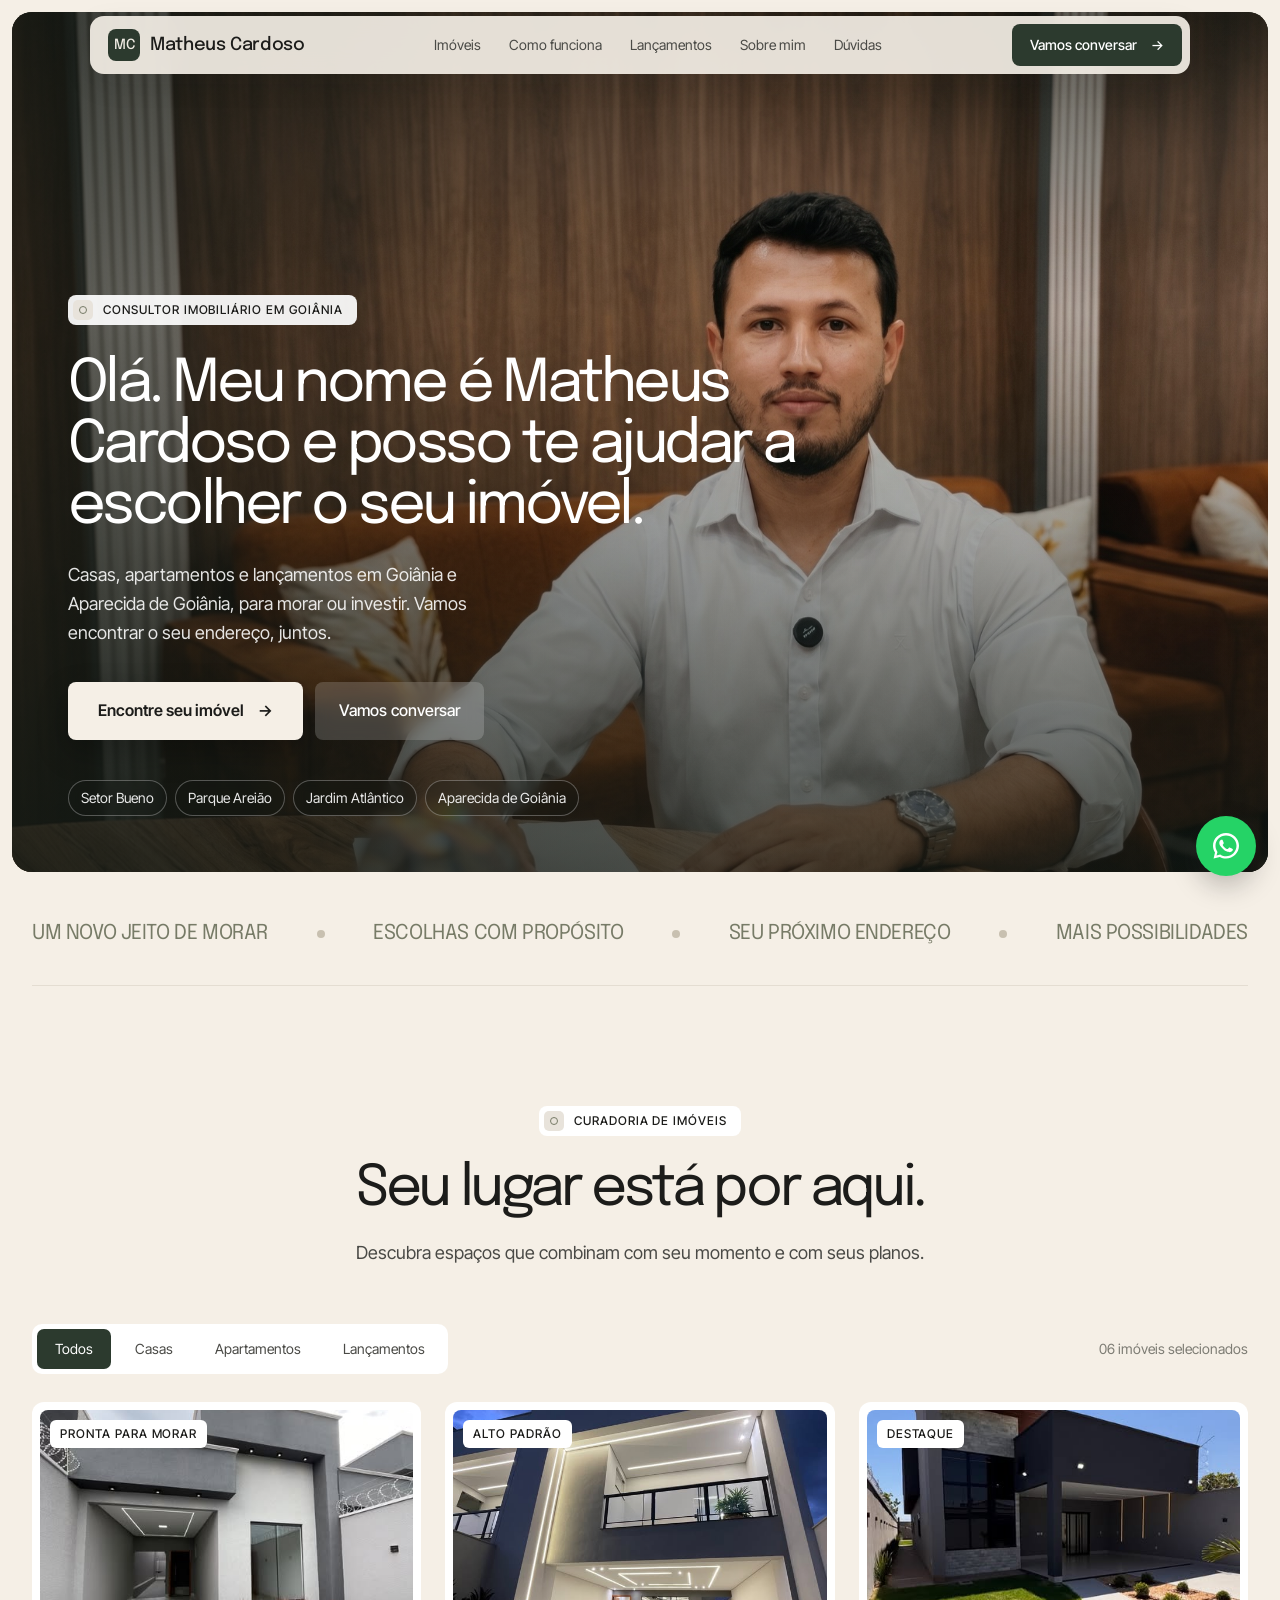
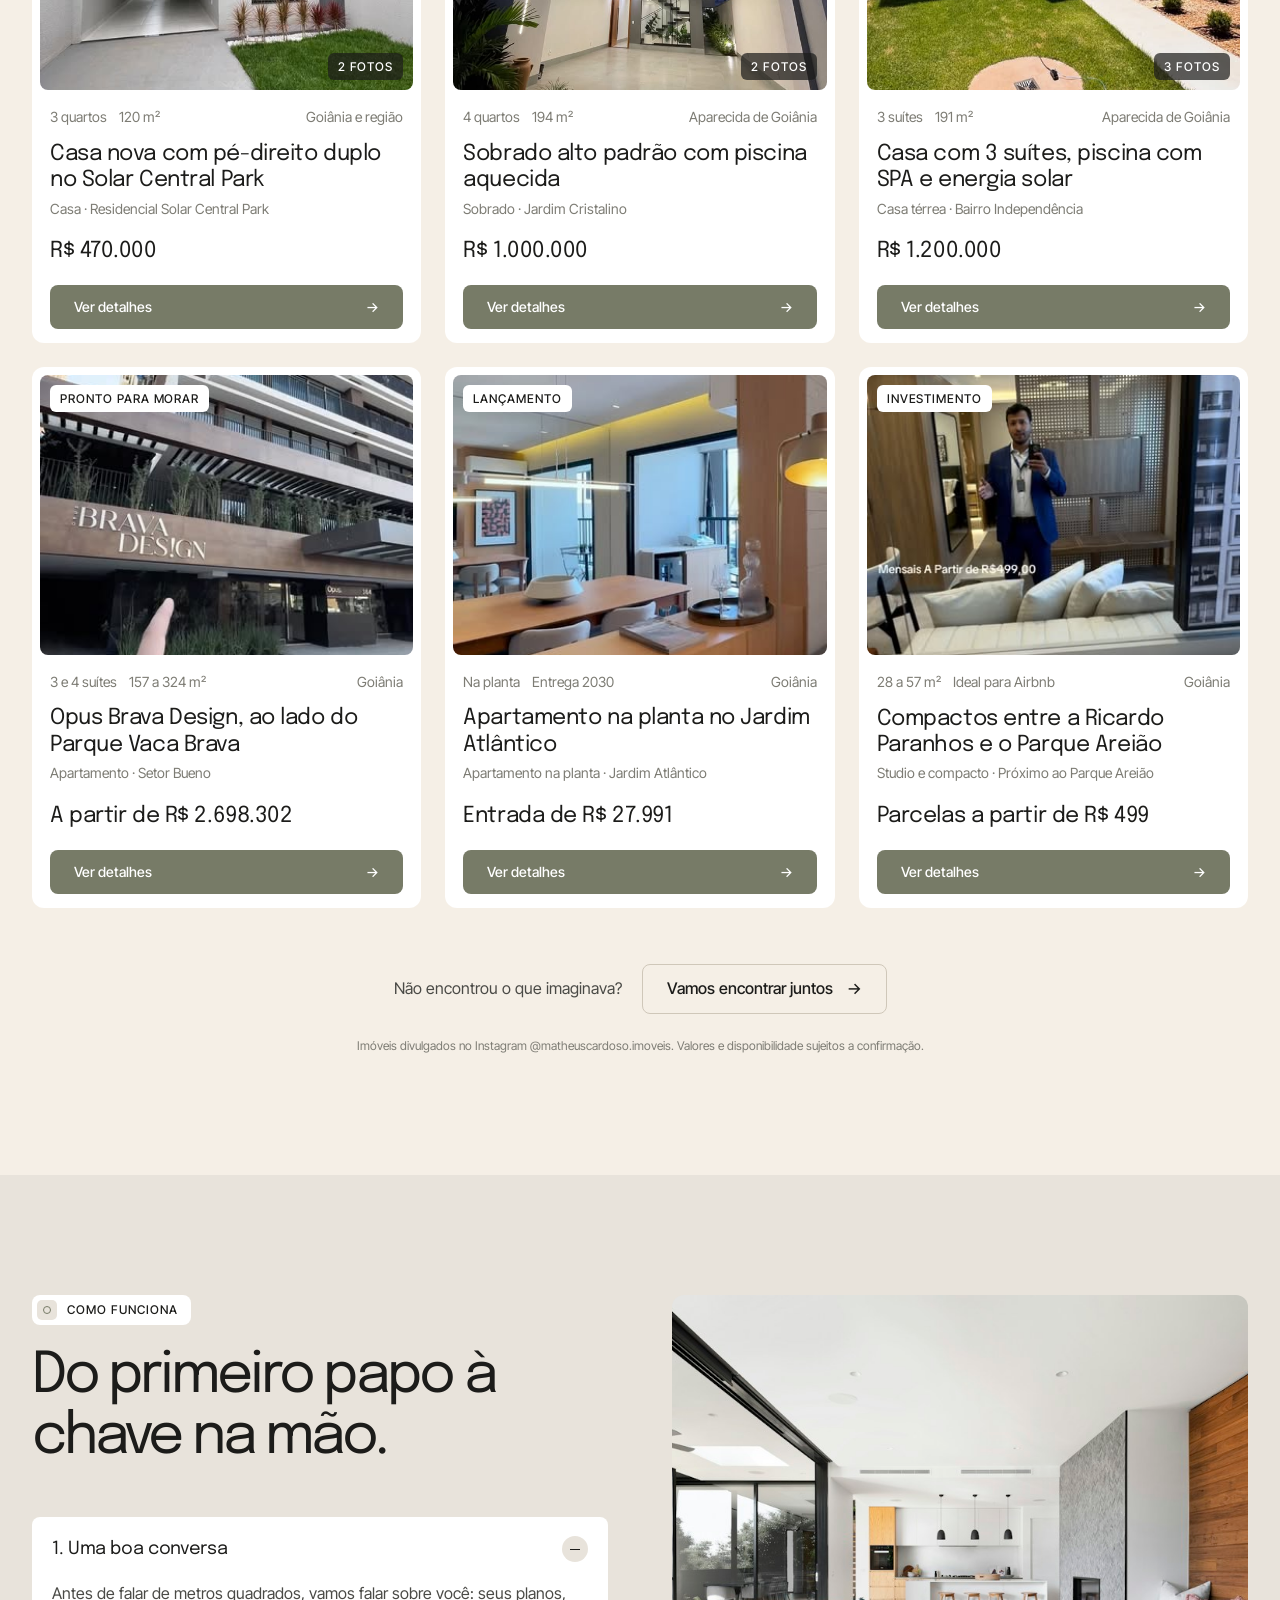
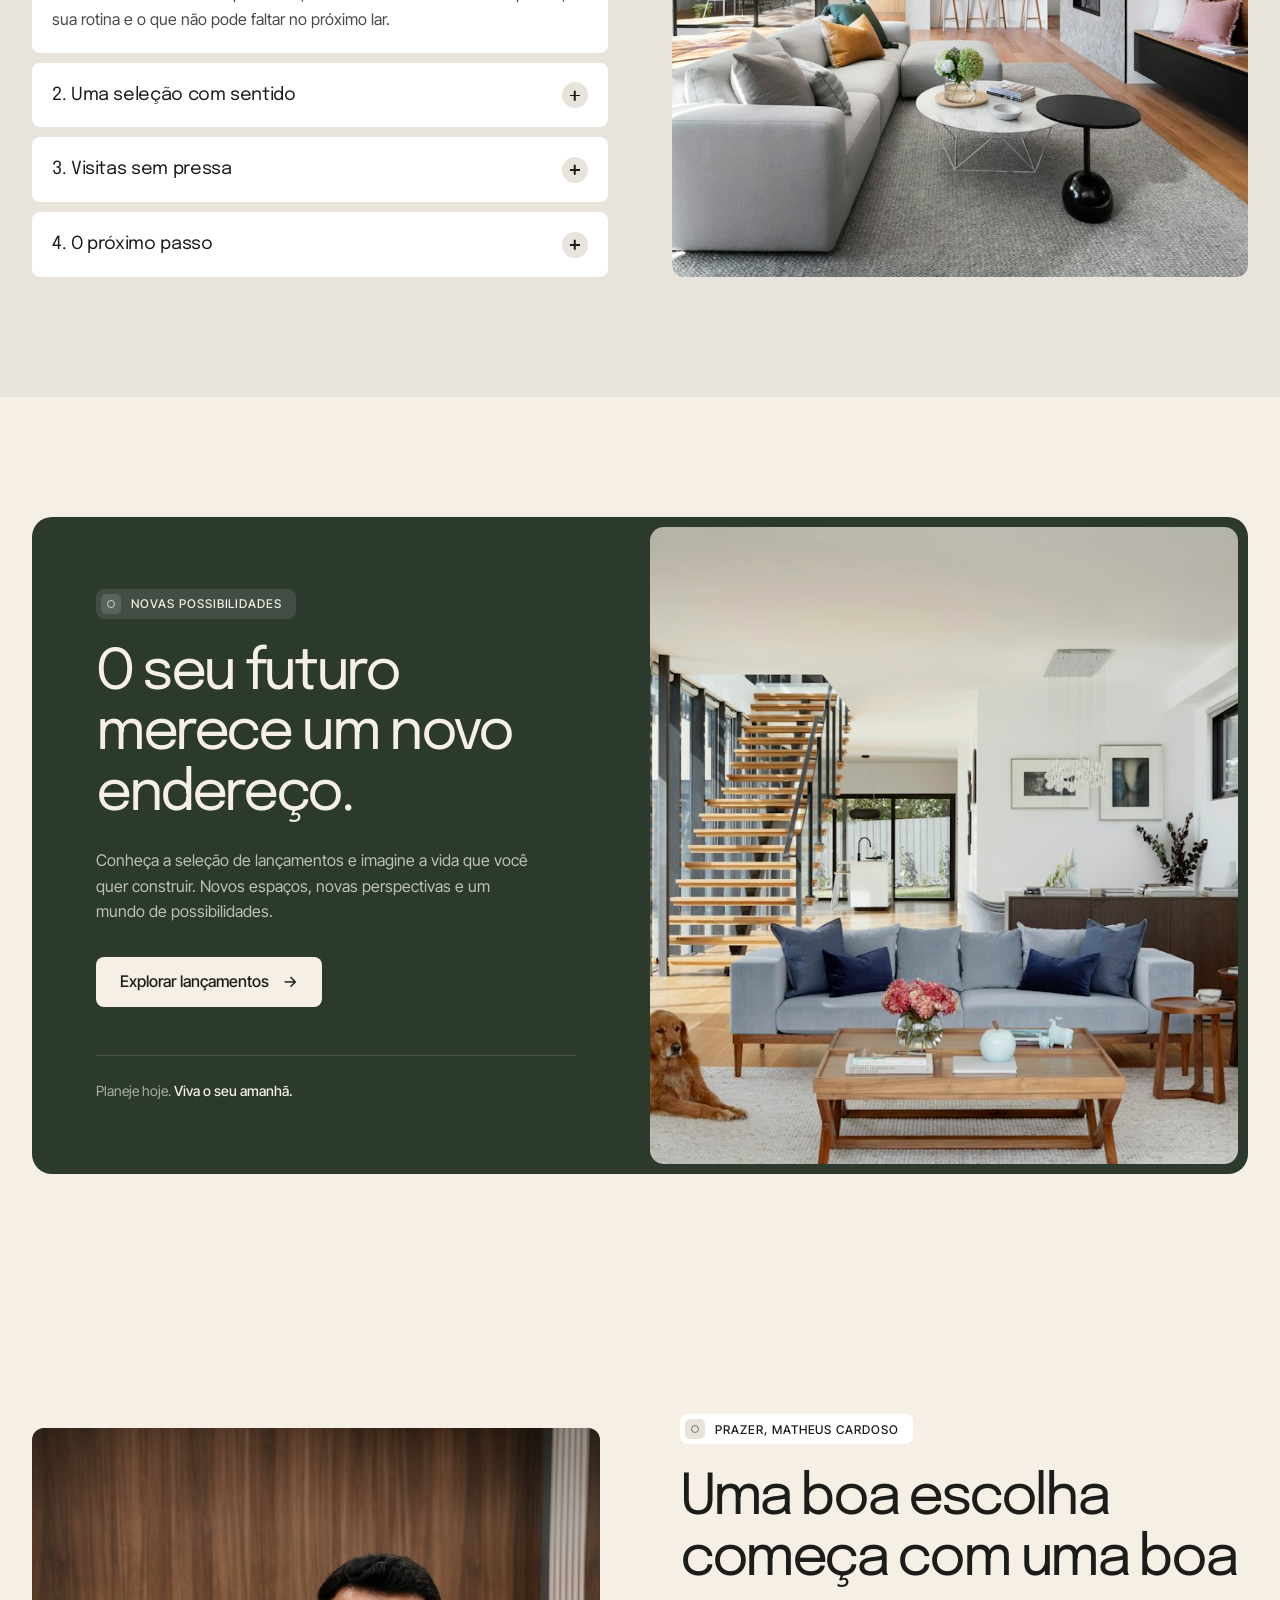
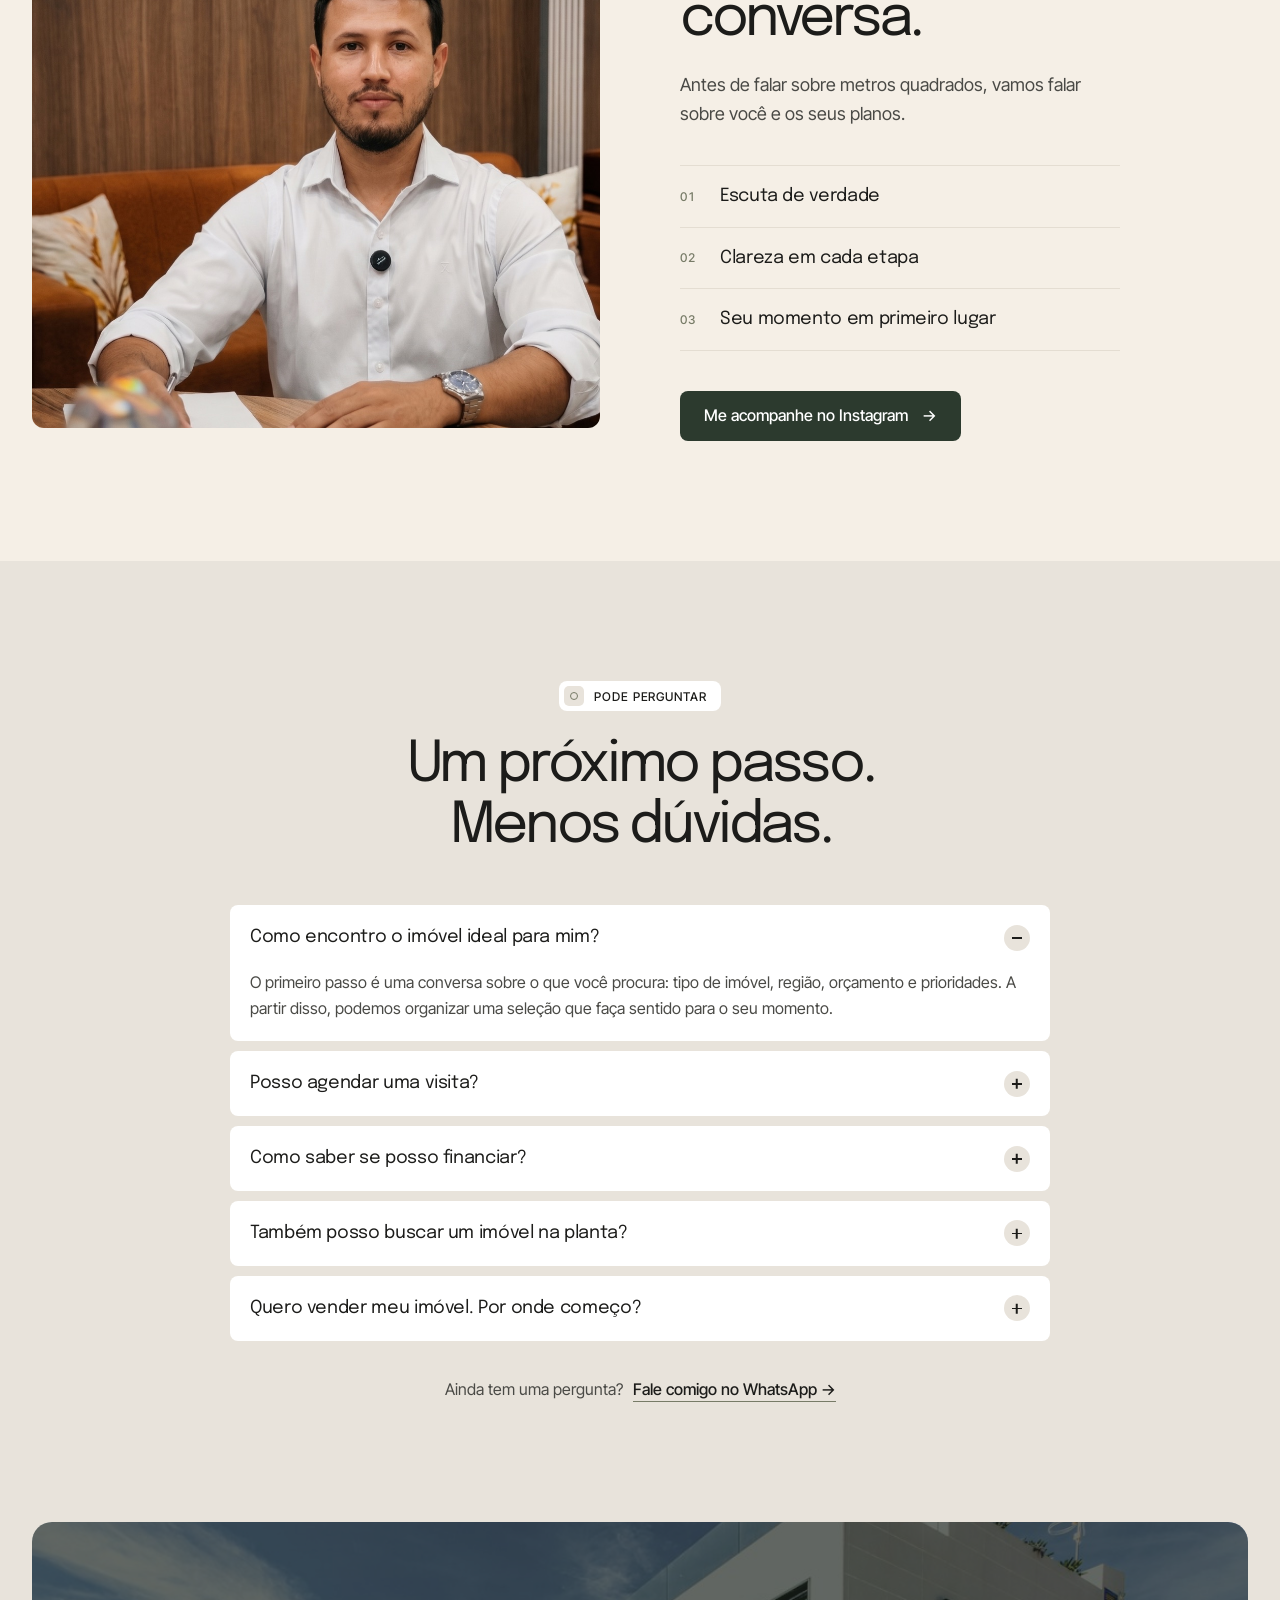
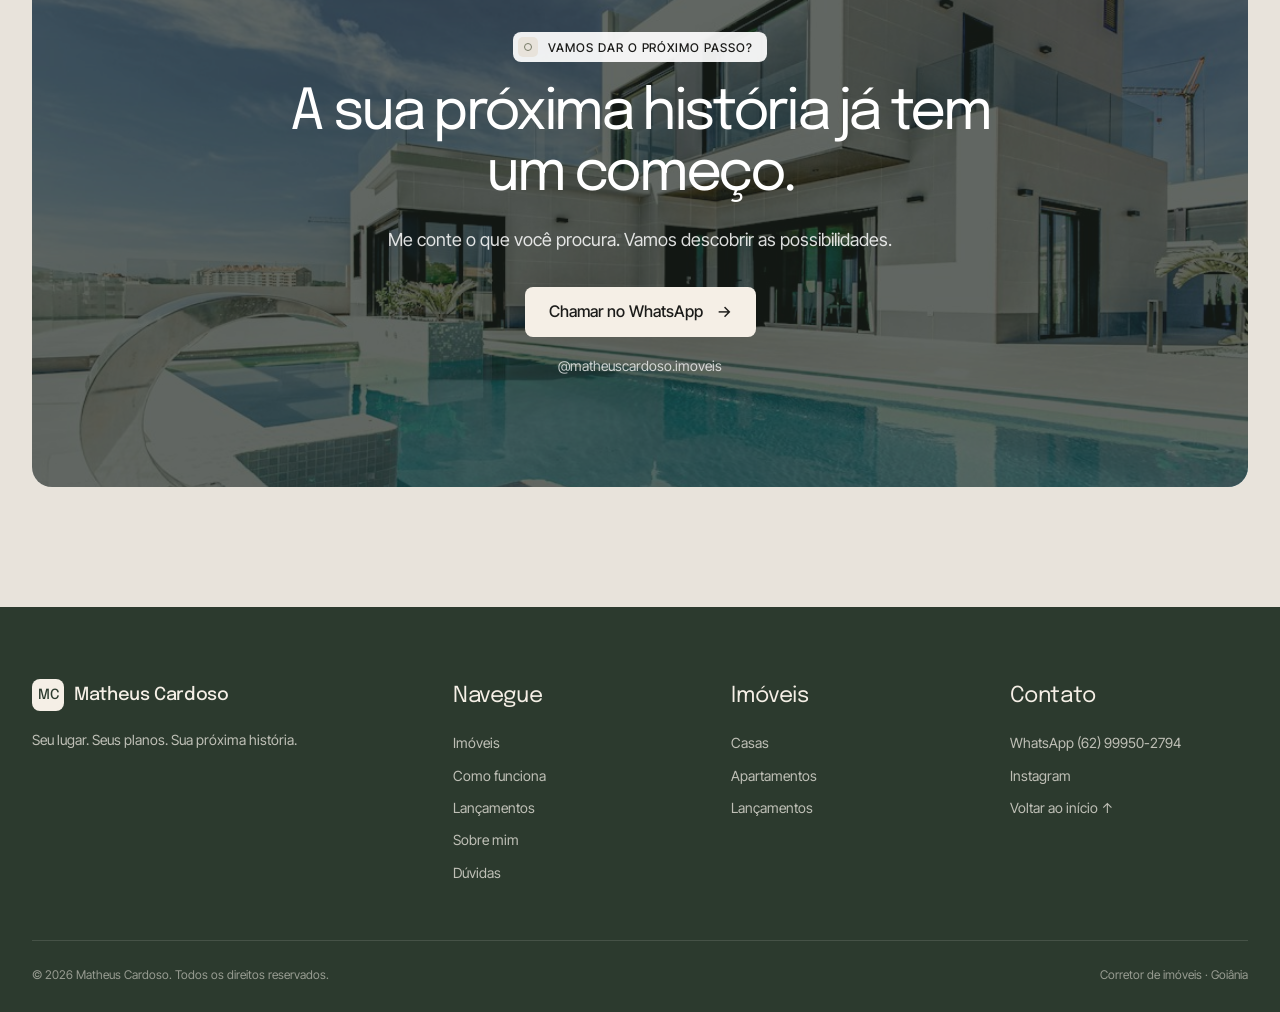
<file: index.html>
<!doctype html>
<html lang="pt-BR">
<head>
<meta charset="UTF-8"><meta name="viewport" content="width=device-width, initial-scale=1.0">
<meta name="description" content="Matheus Cardoso, corretor de imóveis em Goiânia. Casas, apartamentos e lançamentos em Goiânia e Aparecida de Goiânia para morar ou investir.">
<meta name="theme-color" content="#f5efe6"><title>Matheus Cardoso | Corretor de imóveis em Goiânia</title>
<link rel="preconnect" href="https://fonts.googleapis.com"><link rel="preconnect" href="https://fonts.gstatic.com" crossorigin>
<link href="https://fonts.googleapis.com/css2?family=Epilogue:wght@400;500&family=Inter+Tight:wght@400;500;600&display=swap" rel="stylesheet">
<link rel="stylesheet" href="styles.css?v=13"><script src="properties.js?v=13" defer></script><script src="app.js?v=13" defer></script>
</head>
<body>
<a class="skip" href="#imoveis">Ir para os imóveis</a>

<header class="header">
  <div class="nav-wrap">
    <a class="brand" href="#inicio" aria-label="Matheus Cardoso — início"><span class="monogram">MC</span><span class="brand-name">Matheus Cardoso</span></a>
    <nav id="navigation" aria-label="Menu principal"><a href="#imoveis">Imóveis</a><a href="#como-funciona">Como funciona</a><a href="#lancamentos">Lançamentos</a><a href="#sobre">Sobre mim</a><a href="#duvidas">Dúvidas</a><a class="nav-mobile-cta" href="#contato">Vamos conversar</a></nav>
    <a class="button button-small nav-contact" href="#contato">Vamos conversar <span aria-hidden="true">→</span></a>
    <button class="menu-toggle" aria-label="Abrir menu" aria-expanded="false" aria-controls="navigation"><span></span><span></span></button>
  </div>
</header>

<main>
<section class="hero" id="inicio">
  <div class="hero-frame">
    <img class="hero-image" src="assets/matheus-hero.jpg" alt="Matheus Cardoso, corretor de imóveis" fetchpriority="high">
    <div class="hero-shade"></div>
    <div class="hero-content">
      <span class="tag tag-light"><i></i>Consultor imobiliário em Goiânia</span>
      <h1>Olá. Meu nome é Matheus Cardoso e posso te ajudar a escolher o seu imóvel.</h1>
      <p>Casas, apartamentos e lançamentos em Goiânia e Aparecida de Goiânia, para morar ou investir. Vamos encontrar o seu endereço, juntos.</p>
      <div class="hero-actions"><a class="button button-hero" href="#imoveis">Encontre seu imóvel <span aria-hidden="true">→</span></a><a class="button button-ghost" href="#contato">Vamos conversar</a></div>
      <ul class="hero-regions" aria-label="Regiões atendidas"><li>Setor Bueno</li><li>Parque Areião</li><li>Jardim Atlântico</li><li>Aparecida de Goiânia</li></ul>
    </div>
  </div>
</section>

<div class="values" aria-label="Valores"><div class="container"><span>Um novo jeito de morar</span><i></i><span>Escolhas com propósito</span><i></i><span>Seu próximo endereço</span><i></i><span>Mais possibilidades</span></div></div>

<section class="section catalog" id="imoveis"><div class="container">
  <div class="section-head center"><span class="tag"><i></i>Curadoria de imóveis</span><h2>Seu lugar está por aqui.</h2><p>Descubra espaços que combinam com seu momento e com seus planos.</p></div>
  <div class="catalog-toolbar"><div class="filters" role="group" aria-label="Filtrar por tipo"><button class="active" data-filter="todos" aria-pressed="true">Todos</button><button data-filter="casa" aria-pressed="false">Casas</button><button data-filter="apartamento" aria-pressed="false">Apartamentos</button><button data-filter="lancamento" aria-pressed="false">Lançamentos</button></div><span class="catalog-count" aria-live="polite">06 imóveis selecionados</span></div>
  <div class="properties" id="property-grid"></div>
  <div class="catalog-bottom"><p>Não encontrou o que imaginava?</p><a href="#contato" class="button button-outline">Vamos encontrar juntos <span aria-hidden="true">→</span></a></div>
  <p class="demo-note">Imóveis divulgados no Instagram <a href="https://www.instagram.com/matheuscardoso.imoveis/" target="_blank" rel="noopener noreferrer">@matheuscardoso.imoveis</a>. Valores e disponibilidade sujeitos a confirmação.</p>
</div></section>

<section class="section steps" id="como-funciona"><div class="container steps-grid">
  <div class="steps-copy">
    <span class="tag"><i></i>Como funciona</span>
    <h2>Do primeiro papo à chave na mão.</h2>
    <div class="steps-list">
      <details open><summary>1. Uma boa conversa<span></span></summary><p>Antes de falar de metros quadrados, vamos falar sobre você: seus planos, sua rotina e o que não pode faltar no próximo lar.</p></details>
      <details><summary>2. Uma seleção com sentido<span></span></summary><p>Com base no que você procura, organizamos uma curadoria de imóveis alinhada ao seu momento e ao seu orçamento.</p></details>
      <details><summary>3. Visitas sem pressa<span></span></summary><p>Você conhece os imóveis com calma, tira dúvidas e compara as opções com clareza.</p></details>
      <details><summary>4. O próximo passo<span></span></summary><p>Quando a escolha estiver feita, seguimos juntos nas etapas de proposta, documentação e fechamento.</p></details>
    </div>
  </div>
  <div class="steps-photo"><img src="assets/casa-piscina.jpg" alt="Casa com área de lazer e piscina" loading="lazy"></div>
</div></section>

<section class="section launch" id="lancamentos"><div class="container"><div class="launch-box">
  <div class="launch-content"><span class="tag tag-dark"><i></i>Novas possibilidades</span><h2>O seu futuro merece um novo endereço.</h2><p>Conheça a seleção de lançamentos e imagine a vida que você quer construir. Novos espaços, novas perspectivas e um mundo de possibilidades.</p><button class="button button-light" id="see-launches">Explorar lançamentos <span aria-hidden="true">→</span></button><p class="launch-detail">Planeje hoje. <strong>Viva o seu amanhã.</strong></p></div>
  <div class="launch-photo"><img src="assets/lancamento.jpg" alt="Ambiente integrado com acabamentos naturais e design contemporâneo" loading="lazy"></div>
</div></div></section>

<section class="section about" id="sobre"><div class="container about-grid">
  <div class="about-photo"><img src="assets/matheus-hero.jpg" alt="Matheus Cardoso, consultor imobiliário em Goiânia" loading="lazy"></div>
  <div class="about-copy">
    <span class="tag"><i></i>Prazer, Matheus Cardoso</span>
    <h2>Uma boa escolha começa com uma boa conversa.</h2>
    <p>Antes de falar sobre metros quadrados, vamos falar sobre você e os seus planos.</p>
    <ol class="principles">
      <li><span>01</span>Escuta de verdade</li>
      <li><span>02</span>Clareza em cada etapa</li>
      <li><span>03</span>Seu momento em primeiro lugar</li>
    </ol>
    <a class="button" href="https://www.instagram.com/matheuscardoso.imoveis/" target="_blank" rel="noopener noreferrer">Me acompanhe no Instagram <span aria-hidden="true">→</span></a>
  </div>
</div></section>

<section class="section faq" id="duvidas"><div class="container faq-wrap">
  <div class="section-head center"><span class="tag"><i></i>Pode perguntar</span><h2>Um próximo passo.<br>Menos dúvidas.</h2></div>
  <div class="faq-list">
    <details open><summary>Como encontro o imóvel ideal para mim?<span></span></summary><p>O primeiro passo é uma conversa sobre o que você procura: tipo de imóvel, região, orçamento e prioridades. A partir disso, podemos organizar uma seleção que faça sentido para o seu momento.</p></details>
    <details><summary>Posso agendar uma visita?<span></span></summary><p>Sim. Escolha um imóvel no catálogo e use o botão de contato para conversar com Matheus sobre a disponibilidade e combinar uma visita.</p></details>
    <details><summary>Como saber se posso financiar?<span></span></summary><p>As condições dependem da análise da instituição financeira, da sua renda e do imóvel escolhido. Converse com Matheus para entender os próximos passos e os documentos necessários para uma simulação.</p></details>
    <details><summary>Também posso buscar um imóvel na planta?<span></span></summary><p>Sim. A seção de lançamentos apresenta esse tipo de oportunidade. Disponibilidade, prazo de entrega e condições precisam ser confirmados diretamente no atendimento.</p></details>
    <details><summary>Quero vender meu imóvel. Por onde começo?<span></span></summary><p>Entre em contato com Matheus e apresente as informações do imóvel. Assim, vocês podem conversar sobre a avaliação, a documentação e as possibilidades de divulgação.</p></details>
  </div>
  <p class="faq-more">Ainda tem uma pergunta? <a href="https://wa.me/5562999502794?text=Ol%C3%A1%2C%20Matheus!%20Tenho%20uma%20d%C3%BAvida%20sobre%20im%C3%B3veis." target="_blank" rel="noopener noreferrer">Fale comigo no WhatsApp →</a></p>
</div></section>

<section class="contact" id="contato"><div class="container"><div class="contact-box">
  <img src="assets/casa-contemporanea.jpg" alt="" loading="lazy"><div class="contact-shade"></div>
  <div class="contact-inner"><span class="tag tag-light"><i></i>Vamos dar o próximo passo?</span><h2>A sua próxima história já tem um começo.</h2><p>Me conte o que você procura. Vamos descobrir as possibilidades.</p><a class="button button-light" href="https://wa.me/5562999502794?text=Ol%C3%A1%2C%20Matheus!%20Vim%20pelo%20site%20e%20gostaria%20de%20ajuda%20para%20encontrar%20um%20im%C3%B3vel." target="_blank" rel="noopener noreferrer">Chamar no WhatsApp <span aria-hidden="true">→</span></a><a class="instagram-handle" href="https://www.instagram.com/matheuscardoso.imoveis/" target="_blank" rel="noopener noreferrer">@matheuscardoso.imoveis</a></div>
</div></div></section>
</main>

<footer><div class="container">
  <div class="footer-main">
    <div class="footer-brand"><a class="brand" href="#inicio"><span class="monogram">MC</span><span class="brand-name">Matheus Cardoso</span></a><p>Seu lugar. Seus planos. Sua próxima história.</p></div>
    <div class="footer-col"><h4>Navegue</h4><a href="#imoveis">Imóveis</a><a href="#como-funciona">Como funciona</a><a href="#lancamentos">Lançamentos</a><a href="#sobre">Sobre mim</a><a href="#duvidas">Dúvidas</a></div>
    <div class="footer-col"><h4>Imóveis</h4><a href="#imoveis">Casas</a><a href="#imoveis">Apartamentos</a><a href="#lancamentos">Lançamentos</a></div>
    <div class="footer-col"><h4>Contato</h4><a href="https://wa.me/5562999502794?text=Ol%C3%A1%2C%20Matheus!%20Vim%20pelo%20site%20e%20gostaria%20de%20ajuda%20para%20encontrar%20um%20im%C3%B3vel." target="_blank" rel="noopener noreferrer">WhatsApp (62) 99950-2794</a><a href="https://www.instagram.com/matheuscardoso.imoveis/" target="_blank" rel="noopener noreferrer">Instagram</a><a href="#inicio">Voltar ao início ↑</a></div>
  </div>
  <div class="footer-bottom"><span>© <span id="year">2026</span> Matheus Cardoso. Todos os direitos reservados.</span><span>Corretor de imóveis · Goiânia</span></div>
</div></footer>

</body></html>
</file>
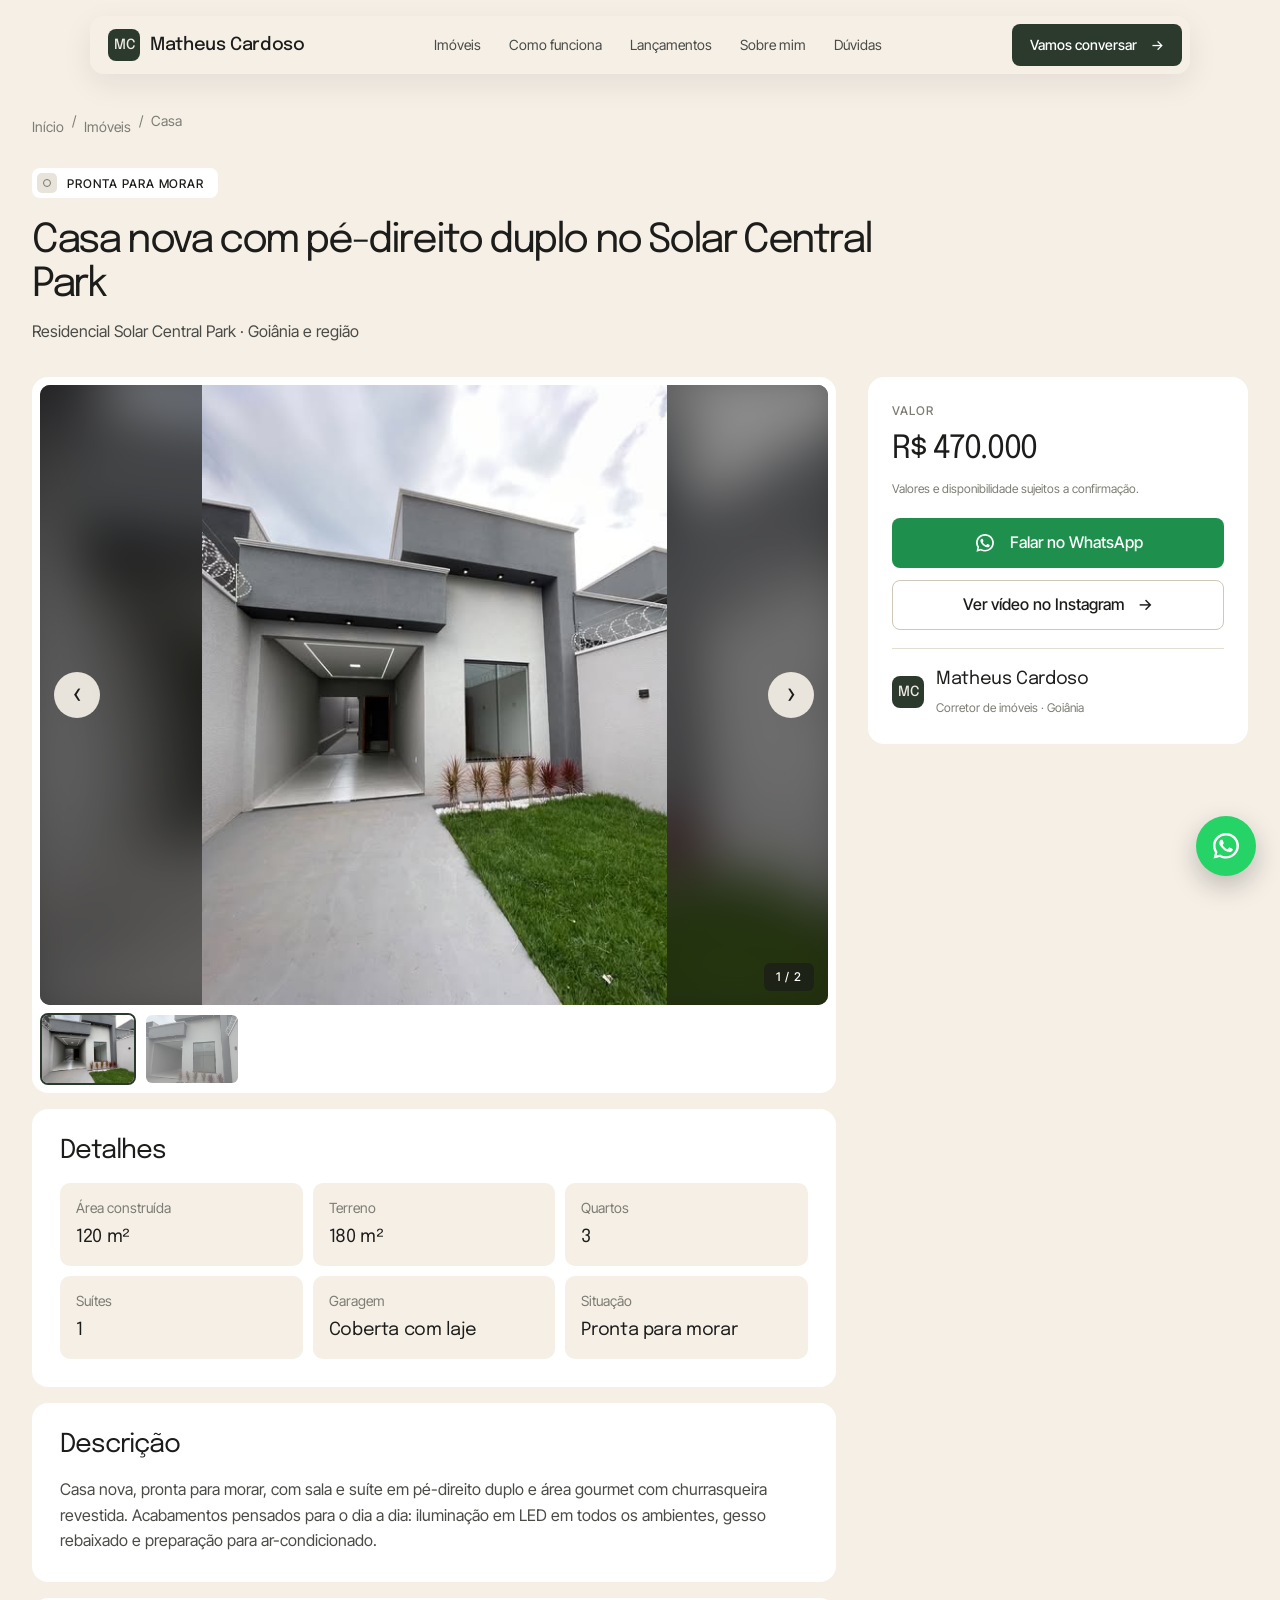
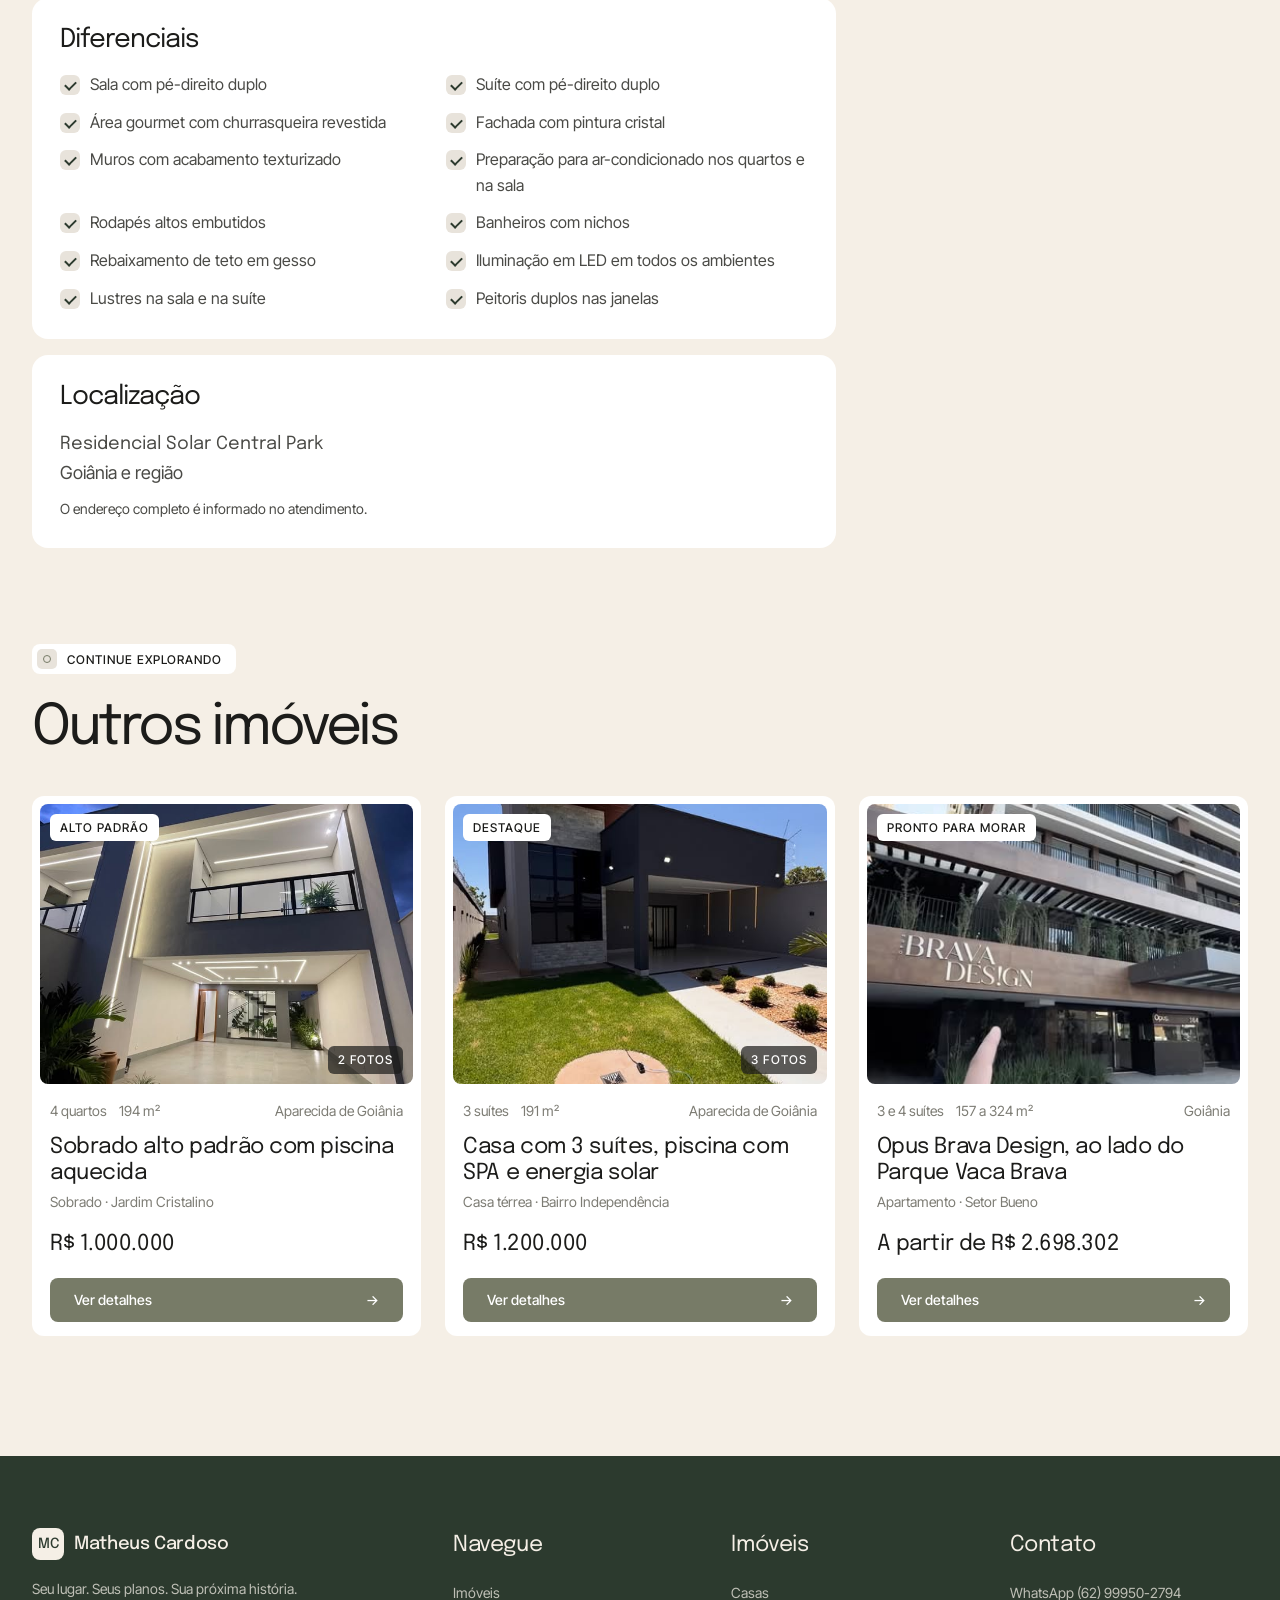
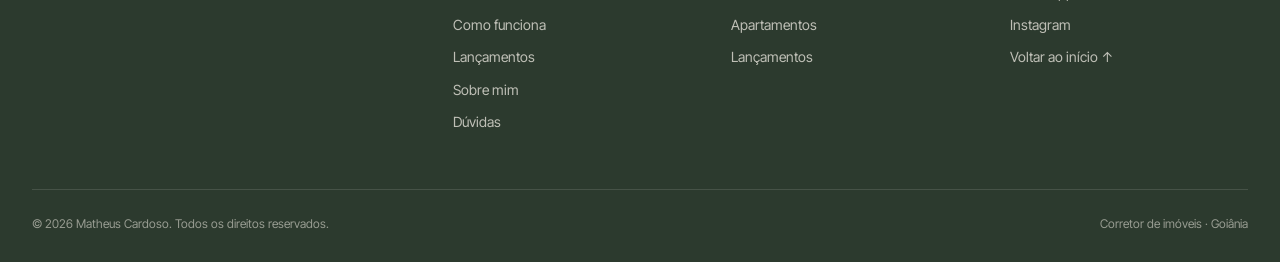
<file: imovel.html>
<!doctype html>
<html lang="pt-BR">
<head>
<meta charset="UTF-8"><meta name="viewport" content="width=device-width, initial-scale=1.0">
<meta name="description" content="Matheus Cardoso — encontre um lugar para viver a sua próxima história. Conheça imóveis e converse sobre o seu próximo passo.">
<meta name="theme-color" content="#f5efe6"><title>Imóvel | Matheus Cardoso</title>
<link rel="preconnect" href="https://fonts.googleapis.com"><link rel="preconnect" href="https://fonts.gstatic.com" crossorigin>
<link href="https://fonts.googleapis.com/css2?family=Epilogue:wght@400;500&family=Inter+Tight:wght@400;500;600&display=swap" rel="stylesheet">
<link rel="stylesheet" href="styles.css?v=13"><script src="properties.js?v=13" defer></script><script src="app.js?v=13" defer></script>
</head>
<body>
<a class="skip" href="#property-page">Ir para o imóvel</a>

<header class="header">
  <div class="nav-wrap">
    <a class="brand" href="index.html#inicio" aria-label="Matheus Cardoso — início"><span class="monogram">MC</span><span class="brand-name">Matheus Cardoso</span></a>
    <nav id="navigation" aria-label="Menu principal"><a href="index.html#imoveis">Imóveis</a><a href="index.html#como-funciona">Como funciona</a><a href="index.html#lancamentos">Lançamentos</a><a href="index.html#sobre">Sobre mim</a><a href="index.html#duvidas">Dúvidas</a><a class="nav-mobile-cta" href="index.html#contato">Vamos conversar</a></nav>
    <a class="button button-small nav-contact" href="index.html#contato">Vamos conversar <span aria-hidden="true">→</span></a>
    <button class="menu-toggle" aria-label="Abrir menu" aria-expanded="false" aria-controls="navigation"><span></span><span></span></button>
  </div>
</header>

<main class="detail-page">
<div class="container" id="property-page"></div>
<section class="section related"><div class="container">
  <div class="section-head"><span class="tag"><i></i>Continue explorando</span><h2>Outros imóveis</h2></div>
  <div class="properties" id="related-grid"></div>
</div></section>
</main>
<a class="mobile-contact-bar" id="mobile-wa" href="#" target="_blank" rel="noopener noreferrer">Falar no WhatsApp sobre este imóvel</a>
<footer><div class="container">
  <div class="footer-main">
    <div class="footer-brand"><a class="brand" href="index.html#inicio"><span class="monogram">MC</span><span class="brand-name">Matheus Cardoso</span></a><p>Seu lugar. Seus planos. Sua próxima história.</p></div>
    <div class="footer-col"><h4>Navegue</h4><a href="index.html#imoveis">Imóveis</a><a href="index.html#como-funciona">Como funciona</a><a href="index.html#lancamentos">Lançamentos</a><a href="index.html#sobre">Sobre mim</a><a href="index.html#duvidas">Dúvidas</a></div>
    <div class="footer-col"><h4>Imóveis</h4><a href="index.html#imoveis">Casas</a><a href="index.html#imoveis">Apartamentos</a><a href="index.html#lancamentos">Lançamentos</a></div>
    <div class="footer-col"><h4>Contato</h4><a href="https://wa.me/5562999502794?text=Ol%C3%A1%2C%20Matheus!%20Vim%20pelo%20site%20e%20gostaria%20de%20ajuda%20para%20encontrar%20um%20im%C3%B3vel." target="_blank" rel="noopener noreferrer">WhatsApp (62) 99950-2794</a><a href="https://www.instagram.com/matheuscardoso.imoveis/" target="_blank" rel="noopener noreferrer">Instagram</a><a href="index.html#inicio">Voltar ao início ↑</a></div>
  </div>
  <div class="footer-bottom"><span>© <span id="year">2026</span> Matheus Cardoso. Todos os direitos reservados.</span><span>Corretor de imóveis · Goiânia</span></div>
</div></footer>

</body></html>
</file>
<file: styles.css>
:root{
  --bg:#f5efe6;--bg-alt:#e8e3db;--white:#fff;
  --ink:#1c1c1a;--text:#4a4a46;--muted:#7d7c74;--line:#e4ddd2;
  --green:#2c3a2e;--green-deep:#223024;--olive:#777b67;--olive-dark:#5f6352;
  --radius:12px;--radius-sm:8px;
  --display:'Epilogue',Arial,sans-serif;
  /* Escala tipográfica: títulos em Epilogue, texto e interface em Inter Tight */
  --d1:clamp(40px,4.6vw,70px);--d2:clamp(36px,4.4vw,62px);--d3:clamp(30px,3.2vw,40px);--d4:32px;--d5:26px;--d6:22px;--d7:18px;
  --t-lg:18px;--t-md:16px;--t-sm:14px;--t-xs:12px;
  --track-xl:-.06em;--track-md:-.04em;--track-sm:-.02em;--sans:'Inter Tight',Arial,sans-serif;
}
*{box-sizing:border-box}
html{scroll-behavior:smooth;scroll-padding-top:110px}
body{margin:0;background:var(--bg);font-family:var(--sans);color:var(--ink);font-size:var(--t-md);line-height:1.6;-webkit-font-smoothing:antialiased}
body.dialog-open{overflow:hidden}
a{color:inherit;text-decoration:none}
button{font:inherit;color:inherit;cursor:pointer}
img{display:block;width:100%;object-fit:cover}
h1,h2,h3,h4,p{margin:0}
h1,h2,h3,h4{font-family:var(--display);font-weight:400;color:var(--ink)}
h2{font-size:var(--d2);line-height:1.08;letter-spacing:var(--track-xl);margin-top:22px}
a:focus-visible,button:focus-visible,summary:focus-visible{outline:2px solid var(--olive);outline-offset:4px;border-radius:4px}
.container{width:min(1280px,calc(100% - 64px));margin:0 auto}
.section{padding:120px 0}
.skip{position:fixed;left:10px;top:-100px;background:#fff;padding:12px;z-index:100}.skip:focus{top:10px}

/* Etiqueta em pílula */
.tag{display:inline-flex;align-items:center;gap:10px;background:var(--white);border-radius:var(--radius-sm);padding:5px 14px 5px 5px;font-size:var(--t-xs);font-weight:500;letter-spacing:.08em;text-transform:uppercase;color:var(--ink);line-height:1.6}
.tag i{width:20px;height:20px;border-radius:5px;background:var(--bg-alt);position:relative}
.tag i:after{content:'';position:absolute;inset:6px;border-radius:50%;border:1.5px solid var(--olive)}
.tag-light{background:rgba(255,255,255,.92)}
.tag-dark{background:rgba(255,255,255,.1);color:#f0ece4}.tag-dark i{background:rgba(255,255,255,.12)}.tag-dark i:after{border-color:#d9d4c6}

/* Etiquetas pequenas: mesmo estilo em todo o site */
.property-tag,.photo-count,.gallery-count,.contact-card-label,.detail-price-mobile span{font-size:var(--t-xs);font-weight:500;letter-spacing:.08em;text-transform:uppercase;line-height:1.6}

/* Botões */
.button{display:inline-flex;align-items:center;gap:14px;min-height:50px;padding:0 24px;border-radius:var(--radius-sm);border:0;background:var(--green);color:#fff;font-family:var(--sans);font-size:var(--t-md);font-weight:500;transition:background .25s,transform .25s}
.button span{transition:transform .25s}
.button:hover{background:var(--olive-dark)}.button:hover span{transform:translateX(4px)}
.button-small{min-height:42px;padding:0 18px;font-size:var(--t-sm)}
.button-light{background:var(--bg);color:var(--ink)}.button-light:hover{background:#fff}
.button-ghost{background:rgba(255,255,255,.18);color:#fff;backdrop-filter:blur(8px)}.button-ghost:hover{background:rgba(255,255,255,.3)}
.button-outline{background:transparent;color:var(--ink);border:1px solid #cfc7b9}.button-outline:hover{background:var(--white)}

/* Cabeçalho flutuante */
.header{position:fixed;top:16px;left:0;right:0;z-index:30;pointer-events:none}
.nav-wrap{pointer-events:auto;width:min(1100px,calc(100% - 32px));margin:0 auto;background:rgba(245,239,230,.92);backdrop-filter:blur(14px);border-radius:14px;box-shadow:0 10px 30px rgba(28,28,26,.08);display:flex;align-items:center;justify-content:space-between;gap:24px;padding:8px 8px 8px 18px;min-height:58px}
.brand{display:flex;align-items:center;gap:10px;flex-shrink:0}
.monogram{width:32px;height:32px;border-radius:8px;background:var(--green);color:#f0ece4;display:grid;place-items:center;font-family:var(--display);font-size:14px;font-weight:500;letter-spacing:0}
.brand-name{font-family:var(--display);font-size:var(--d7);font-weight:500;letter-spacing:var(--track-sm)}
nav{display:flex;gap:28px;font-size:var(--t-sm);color:var(--text)}
nav a{padding:6px 0;transition:color .2s}nav a:hover{color:var(--ink)}
.nav-mobile-cta{display:none}
.menu-toggle{display:none;width:42px;height:42px;border:0;border-radius:var(--radius-sm);background:var(--white);position:relative}
.menu-toggle span{position:absolute;left:12px;right:12px;height:1.5px;background:var(--ink);transition:transform .25s,top .25s}
.menu-toggle span:first-child{top:17px}.menu-toggle span:last-child{top:24px}
.menu-toggle[aria-expanded=true] span:first-child{top:20px;transform:rotate(45deg)}
.menu-toggle[aria-expanded=true] span:last-child{top:20px;transform:rotate(-45deg)}

/* Hero */
.hero{padding:12px}
.hero-frame{position:relative;height:min(860px,calc(100vh - 24px));min-height:640px;border-radius:20px;overflow:hidden;color:#fff;background:var(--green);display:flex;flex-direction:column;justify-content:flex-end}
.hero-image{position:absolute;inset:0;height:100%;object-position:62% 35%}
.hero-shade{position:absolute;inset:0;background:linear-gradient(90deg,rgba(20,26,21,.55) 0%,rgba(20,26,21,.1) 60%),linear-gradient(180deg,rgba(20,26,21,.35) 0%,rgba(20,26,21,0) 35%,rgba(20,26,21,.7) 100%)}
.hero-content{position:relative;padding:0 56px 56px;max-width:880px}
.button-hero{background:var(--bg);color:var(--ink);min-height:58px;padding:0 30px;font-weight:600;box-shadow:0 12px 30px rgba(0,0,0,.25)}
.button-hero:hover{background:#fff}
.hero h1{color:#fff;font-size:var(--d1);line-height:1.04;letter-spacing:var(--track-xl);margin-top:26px;max-width:740px}
.hero-content>p{font-size:var(--t-lg);color:rgba(255,255,255,.88);max-width:460px;margin-top:24px}
.hero-actions{display:flex;flex-wrap:wrap;gap:12px;margin-top:34px}
.hero-regions{list-style:none;margin:40px 0 0;padding:0;display:flex;flex-wrap:wrap;gap:8px}
.hero-regions li{font-size:var(--t-sm);color:rgba(255,255,255,.9);padding:6px 12px;border-radius:999px;border:1px solid rgba(255,255,255,.28);background:rgba(20,26,21,.25);backdrop-filter:blur(6px)}

/* Faixa de valores */
.values .container{display:flex;justify-content:space-between;align-items:center;gap:20px;padding:34px 0;border-bottom:1px solid var(--line)}
.values span{font-family:var(--display);font-size:clamp(16px,1.6vw,22px);letter-spacing:var(--track-sm);text-transform:uppercase;color:var(--olive);white-space:nowrap}
.values i{width:8px;height:8px;border-radius:50%;background:#c8c0b0;flex-shrink:0}

/* Cabeçalho de seção */
.section-head{max-width:720px}
.section-head.center{margin:0 auto;text-align:center}
.section-head p{color:var(--text);margin-top:18px;font-size:var(--t-lg)}

/* Catálogo */
.catalog-toolbar{display:flex;justify-content:space-between;align-items:center;gap:20px;margin:56px 0 28px}
.filters{display:flex;gap:6px;flex-wrap:wrap;background:var(--white);padding:5px;border-radius:10px}
.filters button{border:0;background:transparent;padding:9px 18px;border-radius:7px;font-size:var(--t-sm);color:var(--text);transition:background .2s,color .2s}
.filters button.active{background:var(--green);color:#fff}
.filters button:hover:not(.active){background:var(--bg)}
.catalog-count{font-size:var(--t-sm);color:var(--muted)}
.properties{display:grid;grid-template-columns:repeat(3,1fr);gap:24px}
.property-card{background:var(--white);border-radius:var(--radius);padding:8px;display:flex;flex-direction:column;min-width:0}
.property-image{position:relative;display:block;width:100%;aspect-ratio:4/3;padding:0;border:0;border-radius:var(--radius-sm);overflow:hidden;background:var(--bg-alt)}
.property-image img{height:100%;transition:transform .7s}
.property-card:hover .property-image img{transform:scale(1.04)}
.property-tag{position:absolute;left:10px;top:10px;padding:4px 10px;border-radius:6px;background:var(--white);color:var(--ink)}
.property-info{padding:16px 10px 6px;display:flex;flex-direction:column;flex:1}
.property-meta{display:flex;justify-content:space-between;gap:10px;font-size:var(--t-sm);color:var(--muted)}
.property-features{display:flex;gap:12px;flex-wrap:wrap}
.property-info h3{font-size:var(--d6);letter-spacing:var(--track-sm);line-height:1.2;margin-top:12px}
.property-info h3 a:hover{color:var(--olive-dark)}
.photo-count{position:absolute;right:10px;bottom:10px;padding:4px 10px;border-radius:6px;background:rgba(28,28,26,.7);color:#fff}
.property-category{font-size:var(--t-sm);color:var(--muted);margin-top:4px}
.property-price{font-family:var(--display);font-size:var(--d6);letter-spacing:var(--track-sm);margin:14px 0 16px}
.property-price small{font-family:var(--sans);font-size:var(--t-sm);letter-spacing:0;color:var(--muted)}
.property-cta{margin-top:auto;width:100%;justify-content:space-between;background:var(--olive);min-height:44px;font-size:var(--t-sm)}
.property-cta:hover{background:var(--olive-dark)}
.catalog-bottom{display:flex;gap:20px;justify-content:center;align-items:center;margin-top:56px;color:var(--text)}
.demo-note{font-size:var(--t-xs);color:var(--muted);text-align:center;margin-top:22px}

/* Como funciona */
.steps{background:var(--bg-alt)}
.steps-grid{display:grid;grid-template-columns:1fr 1fr;gap:64px;align-items:stretch}
.steps-copy{display:flex;flex-direction:column}
.steps-copy>.tag{align-self:flex-start}
.steps-list{display:grid;gap:10px;margin-top:auto;padding-top:48px}
.steps-photo img{height:100%;min-height:560px;border-radius:var(--radius)}

/* Acordeões (passos e FAQ) */
.steps-list details,.faq-list details{background:var(--white);border-radius:var(--radius-sm)}
summary{list-style:none;cursor:pointer;display:flex;justify-content:space-between;align-items:center;gap:20px;padding:18px 20px;font-family:var(--display);font-size:var(--d7);letter-spacing:var(--track-sm)}
summary::-webkit-details-marker{display:none}
summary>span{width:26px;height:26px;border-radius:50%;background:var(--bg-alt);position:relative;flex-shrink:0;transition:transform .3s}
summary>span:before,summary>span:after{content:'';position:absolute;top:12.5px;left:8px;width:10px;height:1.5px;background:var(--ink)}
summary>span:after{transform:rotate(90deg);transition:transform .3s}
details[open] summary>span:after{transform:rotate(0)}
details>p{padding:0 20px 20px;color:var(--text);font-size:var(--t-md)}

/* Lançamentos */
.launch{padding-top:120px}
.launch-box{display:grid;grid-template-columns:1fr 1fr;background:var(--green);border-radius:20px;overflow:hidden;color:#f0ece4}
.launch-content{padding:72px 64px}
.launch h2{color:#f5efe6}
.launch-content>p:not(.launch-detail){color:rgba(240,236,228,.75);margin:22px 0 32px;max-width:440px}
.launch-detail{margin-top:48px;padding-top:24px;border-top:1px solid rgba(255,255,255,.14);font-size:var(--t-sm);color:rgba(240,236,228,.65)}
.launch-detail strong{color:#f5efe6;font-weight:500}
.launch-photo{padding:10px}
.launch-photo img{height:100%;min-height:480px;border-radius:14px}

/* Sobre */
.about-grid{display:grid;grid-template-columns:1fr 1fr;gap:80px;align-items:center}
.about-photo img{height:600px;border-radius:var(--radius);object-position:64% 30%}
.about-copy>p{color:var(--text);font-size:var(--t-lg);margin-top:20px;max-width:440px}
.principles{list-style:none;margin:36px 0 40px;padding:0;max-width:440px}
.principles li{display:flex;align-items:center;gap:18px;padding:16px 0;border-top:1px solid var(--line);font-family:var(--display);font-size:var(--d7);letter-spacing:var(--track-sm)}
.principles li:last-child{border-bottom:1px solid var(--line)}
.principles span{min-width:22px;font-variant-numeric:tabular-nums;font-family:var(--sans);font-size:var(--t-xs);font-weight:500;letter-spacing:.08em;color:var(--olive)}

/* FAQ */
.faq{background:var(--bg-alt)}
.faq-wrap{max-width:820px}
.faq-list{margin-top:48px;display:grid;gap:10px}
.faq-more{text-align:center;margin-top:36px;color:var(--text)}
.faq-more a{color:var(--ink);font-weight:500;border-bottom:1px solid var(--olive);padding-bottom:2px;margin-left:6px}
.faq-more a:hover{color:var(--olive-dark)}

/* Contato */
.contact{padding-bottom:120px;background:var(--bg-alt)}
.contact-box{position:relative;border-radius:20px;overflow:hidden;text-align:center;color:#fff}
.contact-box>img{position:absolute;inset:0;height:100%}
.contact-shade{position:absolute;inset:0;background:rgba(28,36,29,.66)}
.contact-inner{position:relative;padding:110px 24px;display:flex;flex-direction:column;align-items:center}
.contact h2{color:#fff;max-width:760px}
.contact p{color:rgba(255,255,255,.85);margin:20px 0 32px;font-size:var(--t-lg)}
.instagram-handle{margin-top:18px;font-size:var(--t-sm);color:rgba(255,255,255,.75)}
.instagram-handle:hover{color:#fff}

/* Rodapé */
footer{background:var(--green);color:rgba(240,236,228,.75);padding:72px 0 28px}
.footer-main{display:grid;grid-template-columns:1.6fr 1fr 1fr 1fr;gap:40px;padding-bottom:56px}
footer .monogram{background:#f5efe6;color:var(--green)}
footer .brand-name{color:#f5efe6}
.footer-brand p{margin-top:18px;max-width:280px;font-size:var(--t-sm)}
.footer-col{display:flex;flex-direction:column;gap:10px;font-size:var(--t-sm)}
.footer-col h4{font-size:var(--d6);letter-spacing:var(--track-sm);color:#f5efe6;margin-bottom:8px}
.footer-col a:hover{color:#fff}
.footer-bottom{display:flex;justify-content:space-between;gap:20px;border-top:1px solid rgba(255,255,255,.12);padding-top:24px;font-size:var(--t-xs);color:rgba(240,236,228,.55)}



/* Página interna do imóvel */
.detail-page{padding-top:110px}
.breadcrumb{display:flex;flex-wrap:wrap;gap:8px;font-size:var(--t-sm);color:var(--muted);margin-bottom:24px}
.breadcrumb a:hover{color:var(--ink)}
.detail-head h1{font-size:var(--d3);line-height:1.1;letter-spacing:var(--track-xl);margin-top:18px;max-width:900px}
.detail-location{color:var(--text);margin-top:12px}
.detail-grid{display:grid;grid-template-columns:minmax(0,1fr) 380px;gap:32px;align-items:start;margin-top:32px}
.gallery{background:var(--white);border-radius:16px;padding:8px}
.gallery-stage{position:relative;height:min(620px,70vh);border-radius:10px;overflow:hidden;background:#1c1c1a}
.gallery-stage:before{content:'';position:absolute;inset:-30px;background:var(--bg) center/cover;filter:blur(28px) brightness(.55)}
.gallery-stage img{position:relative;height:100%;object-fit:contain}
.gallery-nav{position:absolute;top:50%;transform:translateY(-50%);width:46px;height:46px;border-radius:50%;border:0;background:rgba(245,239,230,.92);font-size:28px;line-height:1;display:grid;place-items:center;padding-bottom:4px}
.gallery-nav:hover{background:#fff}
.gallery-nav.prev{left:14px}.gallery-nav.next{right:14px}
.gallery-count{position:absolute;right:14px;bottom:14px;background:rgba(28,28,26,.7);color:#fff;padding:4px 12px;border-radius:6px}
.gallery-thumbs{display:flex;gap:8px;margin-top:8px;overflow-x:auto}
.gallery-thumbs button{flex:0 0 96px;height:72px;padding:0;border:2px solid transparent;border-radius:8px;overflow:hidden;background:none;opacity:.6;transition:opacity .2s,border-color .2s}
.gallery-thumbs button.active,.gallery-thumbs button:hover{opacity:1;border-color:var(--green)}
.gallery-thumbs img{height:100%}
.detail-price-mobile{display:none}
.detail-block{background:var(--white);border-radius:16px;padding:28px;margin-top:16px}
.detail-block h2{font-size:var(--d5);letter-spacing:var(--track-md);margin:0 0 18px}
.detail-block>p{color:var(--text)}
.specs{display:grid;grid-template-columns:repeat(3,1fr);gap:10px;margin:0}
.specs div{background:var(--bg);border-radius:10px;padding:14px 16px}
.specs dt{font-size:var(--t-sm);color:var(--muted)}
.specs dd{margin:4px 0 0;font-family:var(--display);font-size:var(--d7);letter-spacing:var(--track-sm)}
.checklist{list-style:none;margin:0;padding:0;display:grid;grid-template-columns:1fr 1fr;gap:12px 24px}
.checklist li{position:relative;padding-left:30px;color:var(--text);font-size:var(--t-md)}
.checklist li:before{content:'';position:absolute;left:0;top:3px;width:20px;height:20px;border-radius:6px;background:var(--bg-alt)}
.checklist li:after{content:'';position:absolute;left:7px;top:7px;width:5px;height:9px;border:solid var(--green);border-width:0 2px 2px 0;transform:rotate(45deg)}
.detail-place{font-size:var(--t-lg)}.detail-place strong{font-family:var(--display);font-weight:400;font-size:var(--d7)}
.detail-note{font-size:var(--t-sm);color:var(--muted);margin-top:10px}
.contact-card{position:sticky;top:100px;background:var(--white);border-radius:16px;padding:24px;display:flex;flex-direction:column;gap:12px}
.contact-card-label{color:var(--muted)}
.contact-card-price{font-family:var(--display);font-weight:400;font-size:var(--d4);letter-spacing:var(--track-md);line-height:1.1}
.contact-card-sub{font-size:var(--t-xs);color:var(--muted);margin-bottom:8px}
.contact-card .button{justify-content:center}
.whatsapp-button{background:#1f8f4e}.whatsapp-button:hover{background:#18763f}
.whatsapp-button svg{width:22px;height:22px}
.agent{display:flex;align-items:center;gap:12px;border-top:1px solid var(--line);padding-top:16px;margin-top:6px}
.agent strong{display:block;font-family:var(--display);font-weight:400;font-size:var(--d7);letter-spacing:var(--track-sm)}
.agent small{color:var(--muted);font-size:var(--t-xs)}
.related{padding-top:96px}
.related .section-head{margin-bottom:36px}
.mobile-contact-bar{display:none}

/* WhatsApp flutuante */
.whatsapp-float{position:fixed;right:24px;bottom:24px;z-index:40;width:60px;height:60px;border-radius:50%;background:#25d366;color:#fff;display:grid;place-items:center;box-shadow:0 10px 26px rgba(28,28,26,.25);transition:transform .25s}
.whatsapp-float:hover{transform:scale(1.07)}
.whatsapp-float svg{width:32px;height:32px}

@media(max-width:1000px){
  .detail-grid{grid-template-columns:1fr}
  .contact-card{position:static}
  .specs{grid-template-columns:1fr 1fr}
}
@media(max-width:600px){
  .detail-page{padding-top:90px;padding-bottom:70px}
  .gallery-stage{height:420px}
  .gallery-thumbs button{flex-basis:72px;height:56px}
  .detail-price-mobile{display:block;background:var(--white);border-radius:16px;padding:20px;margin-top:16px}
  .detail-price-mobile span{display:block;color:var(--muted)}
  .detail-price-mobile strong{font-family:var(--display);font-weight:400;font-size:var(--d4);letter-spacing:var(--track-md)}
  .detail-block{padding:22px 18px}
  .checklist{grid-template-columns:1fr}
  .mobile-contact-bar{display:block;position:fixed;left:12px;right:84px;bottom:16px;z-index:39;background:#1f8f4e;color:#fff;border-radius:10px;padding:14px 16px;text-align:center;font-family:var(--sans);font-weight:500;font-size:var(--t-sm);box-shadow:0 10px 26px rgba(28,28,26,.2)}
  .whatsapp-float{right:16px;bottom:14px;width:56px;height:56px}
}

/* Responsivo */
@media(max-width:1100px){
  nav{gap:20px}
  .hero-content{padding:0 40px 44px}
  .properties{grid-template-columns:repeat(2,1fr)}
  .launch-content{padding:56px 44px}
  .about-grid,.steps-grid{gap:44px}
}
@media(max-width:900px){
  .container{width:calc(100% - 40px)}
  .section{padding:84px 0}
  .menu-toggle{display:block}
  .nav-contact{display:none}
  nav{display:none;position:absolute;top:calc(100% + 8px);left:0;right:0;background:var(--bg);border-radius:14px;box-shadow:0 14px 34px rgba(28,28,26,.12);padding:12px;flex-direction:column;gap:2px;font-size:var(--t-md)}
  nav.open{display:flex}
  nav a{padding:12px 10px;border-radius:8px}nav a:hover{background:var(--white)}
  .nav-mobile-cta{display:block;background:var(--green);color:#fff!important;text-align:center;margin-top:6px}
  .nav-wrap{position:relative}
  .hero-frame{min-height:680px;height:auto}
  .hero-content{padding:130px 28px 36px}
  .steps-grid,.launch-box,.about-grid{grid-template-columns:1fr}
  .about-photo img{height:420px}
  .steps-photo img{min-height:0;height:380px}
  .launch-photo img{min-height:0;height:340px}
  .values .container{flex-wrap:wrap;justify-content:center;gap:12px 20px}
  .footer-main{grid-template-columns:1fr 1fr}
  .footer-brand{grid-column:1/-1}
}
@media(max-width:600px){
  .container{width:calc(100% - 32px)}
  .section{padding:68px 0}
  .header{top:10px}
  .brand-name{font-size:var(--t-md)}
  .hero{padding:8px}
  .hero-frame{border-radius:16px;padding-bottom:28px;min-height:0;display:flex;flex-direction:column;justify-content:flex-end}
  .hero-image{height:420px;bottom:auto;object-position:64% center}
  .hero-shade{background:linear-gradient(180deg,rgba(44,58,46,0) 0,rgba(44,58,46,0) 260px,var(--green) 420px)}
  .hero-content{padding:330px 20px 0}
  .hero-regions{margin-top:28px}
  .hero-regions li{font-size:var(--t-xs)}
  .hero h1{font-size:40px}
  .hero-content>p{font-size:16px}
  .hero-actions .button{width:100%;justify-content:space-between}
  .values i:nth-of-type(2n){display:none}
  .values span{font-size:var(--t-sm)}
  .catalog-toolbar{flex-direction:column;align-items:stretch;margin-top:40px}
  .filters{overflow-x:auto;flex-wrap:nowrap;scrollbar-width:none}
  .filters::-webkit-scrollbar{display:none}
  .filters button{white-space:nowrap;padding:9px 14px}
  .catalog-count{text-align:center}
  .properties{grid-template-columns:1fr}
  .catalog-bottom{flex-direction:column;gap:14px}
  .launch,.contact{padding-bottom:68px}
  .launch{padding-top:68px}
  .launch-box,.contact-box{border-radius:16px}
  .launch-content{padding:44px 24px}
  .about-photo img{height:300px}
  .faq-list{margin-top:32px}
  summary{font-size:var(--t-md);padding:16px}
  details>p{padding:0 16px 18px;font-size:var(--t-sm)}
  .contact-inner{padding:80px 20px}
  .footer-main{grid-template-columns:1fr;gap:32px}
  .footer-bottom{flex-direction:column;gap:8px}
}
@media(prefers-reduced-motion:reduce){html{scroll-behavior:auto}*{transition:none!important}}
</file>
